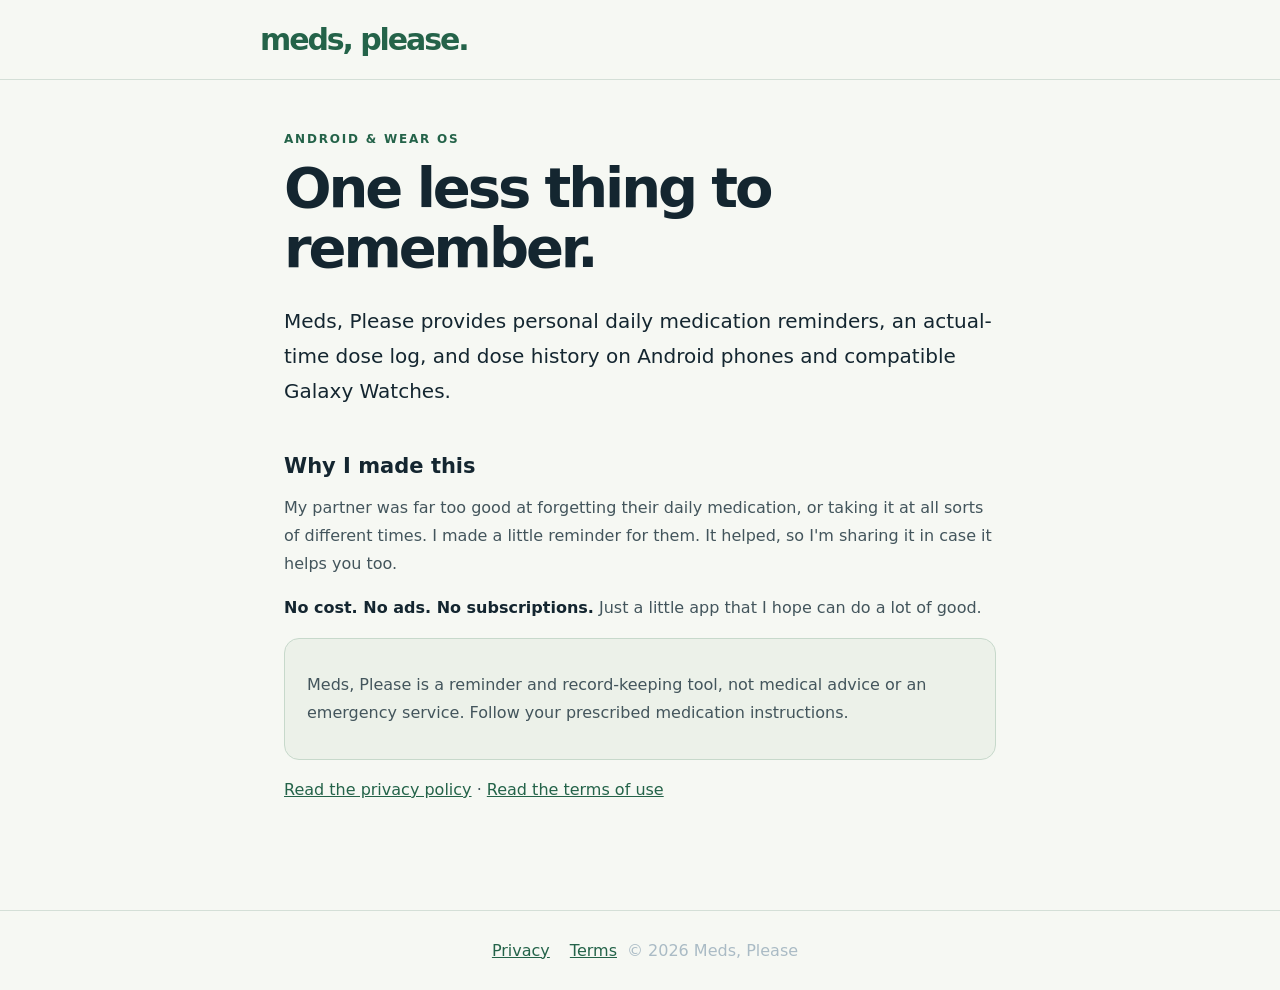
<file: index.html>
<!doctype html><html lang="en-GB"><head><meta charset="UTF-8"><meta name="viewport" content="width=device-width,initial-scale=1"><title>Meds, Please — Medication reminders</title><link rel="stylesheet" href="style.css"></head><body><header><a href="index.html">meds, please.</a></header><main><div class="eyebrow">Android &amp; Wear OS</div><h1>One less thing to remember.</h1><p class="lead">Meds, Please provides personal daily medication reminders, an actual-time dose log, and dose history on Android phones and compatible Galaxy Watches.</p><h2>Why I made this</h2><p>My partner was far too good at forgetting their daily medication, or taking it at all sorts of different times. I made a little reminder for them. It helped, so I'm sharing it in case it helps you too.</p><p><strong>No cost. No ads. No subscriptions.</strong> Just a little app that I hope can do a lot of good.</p><div class="callout"><p>Meds, Please is a reminder and record-keeping tool, not medical advice or an emergency service. Follow your prescribed medication instructions.</p></div><p><a href="privacy.html">Read the privacy policy</a> · <a href="terms.html">Read the terms of use</a></p></main><footer><a href="privacy.html">Privacy</a><a href="terms.html">Terms</a><span>© 2026 Meds, Please</span></footer></body></html>
</file>
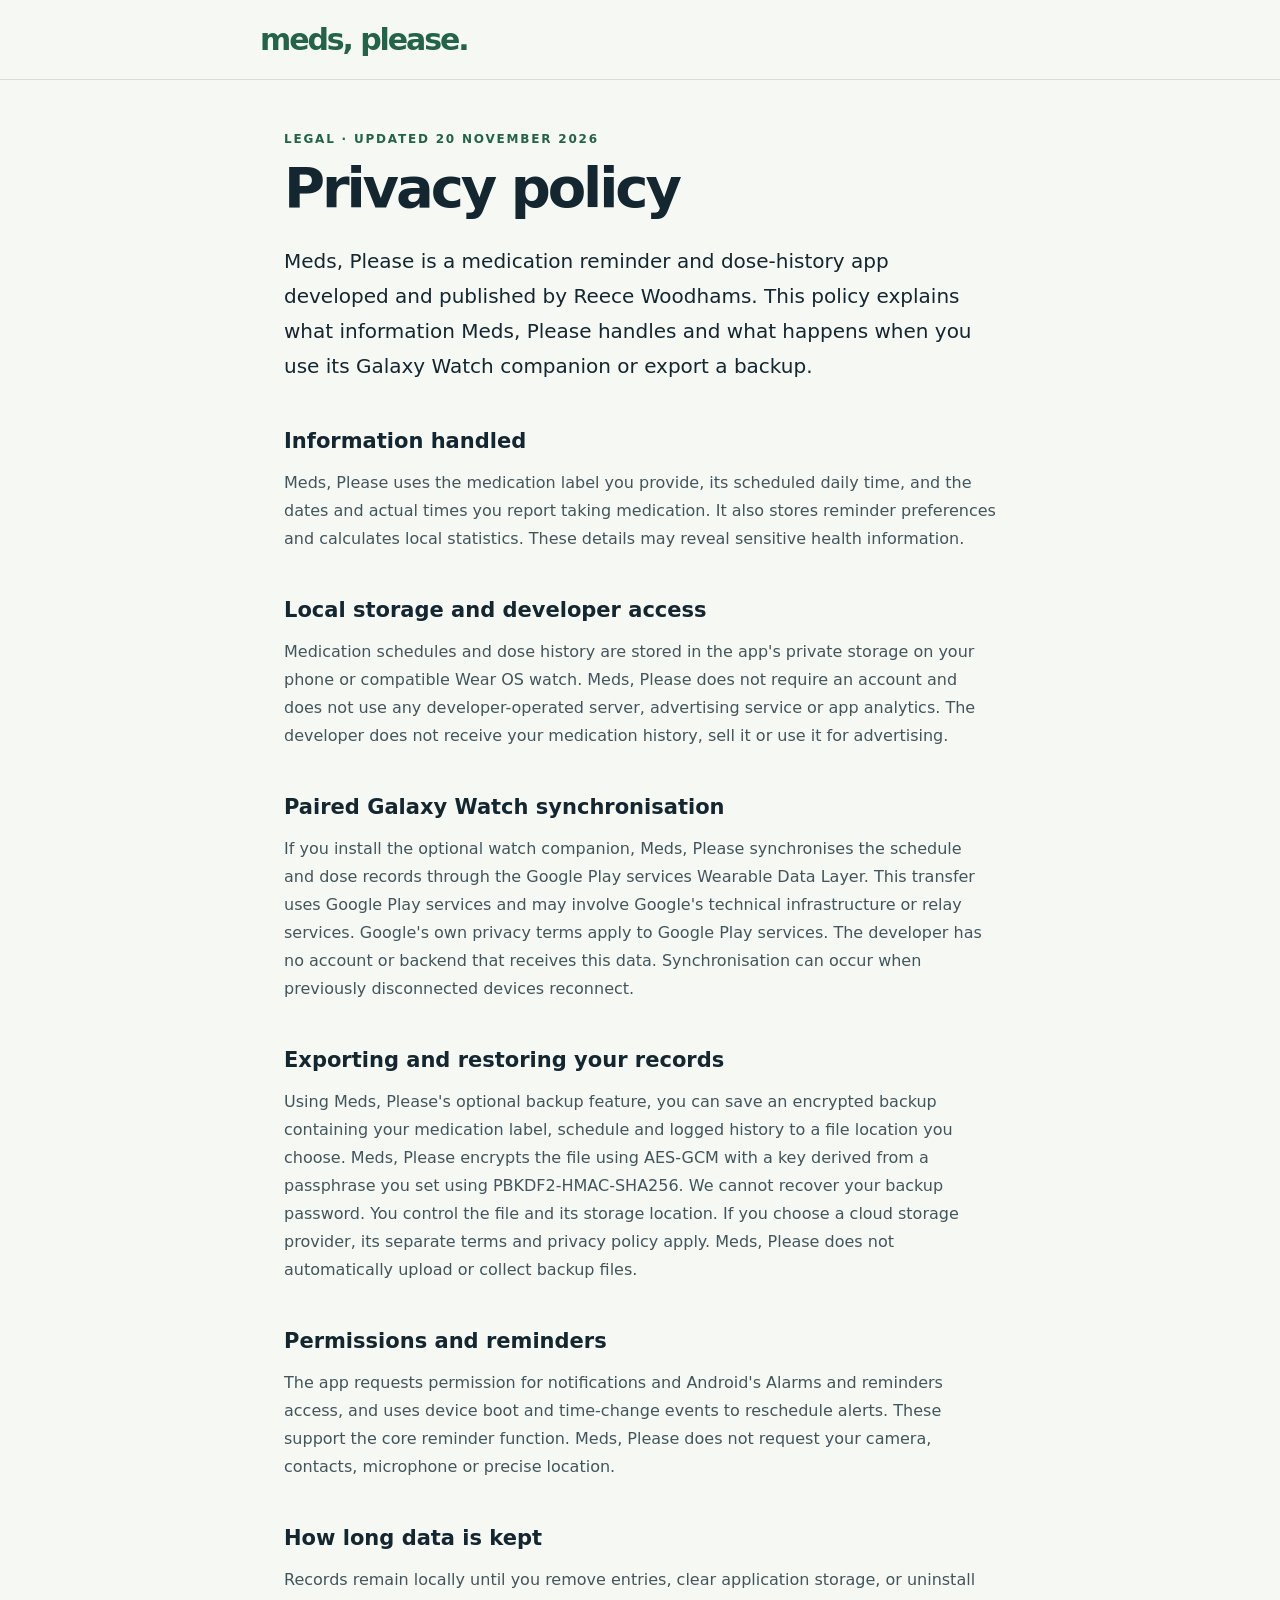
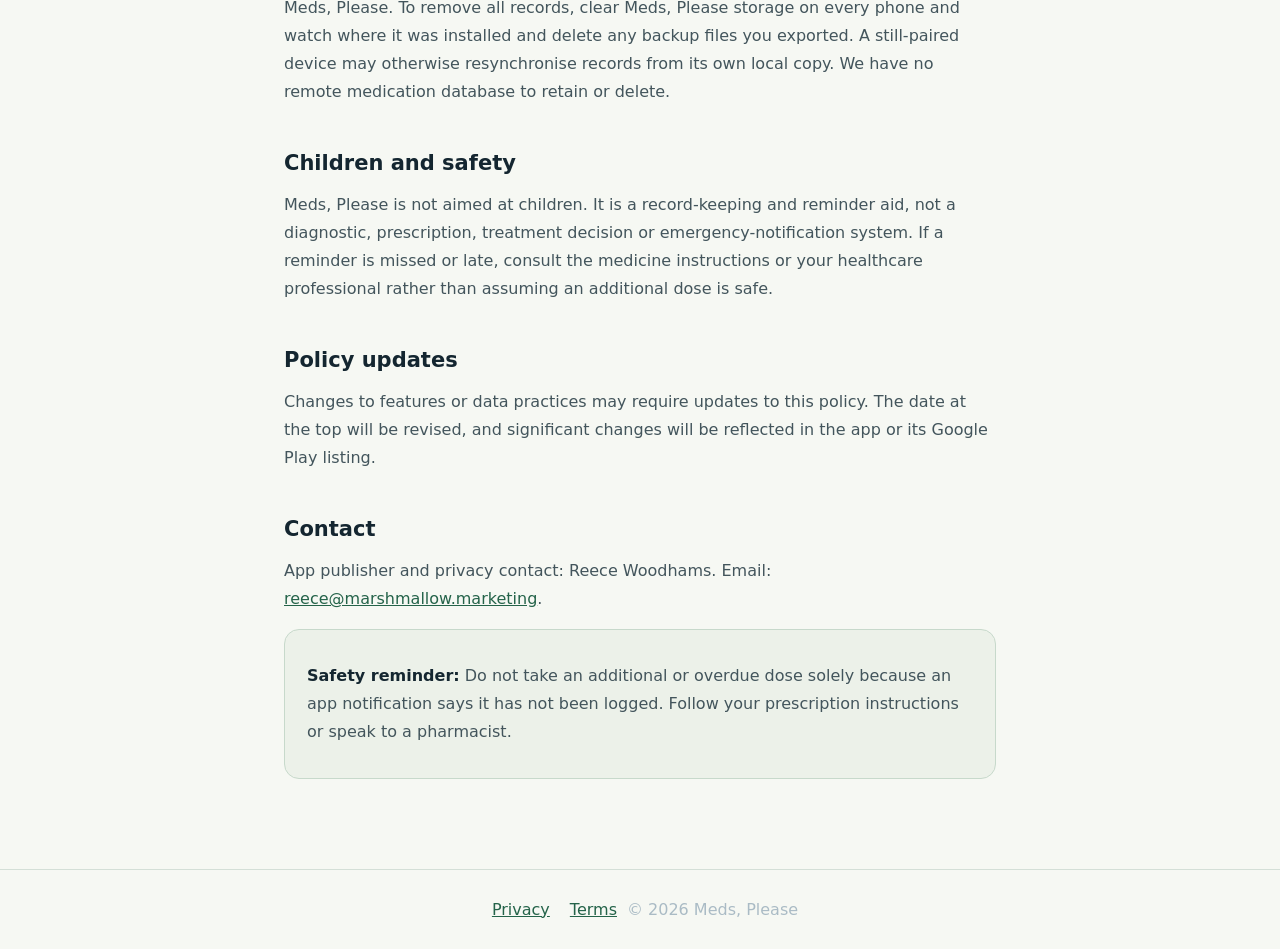
<file: privacy.html>
<!doctype html><html lang="en-GB"><head><meta charset="UTF-8"><meta name="viewport" content="width=device-width,initial-scale=1"><meta name="description" content="Privacy policy for Meds, Please medication reminders."><title>Privacy policy — Meds, Please</title><link rel="stylesheet" href="style.css"></head><body><header><a href="index.html">meds, please.</a></header><main><div class="eyebrow">Legal · Updated 20 November 2026</div><h1>Privacy policy</h1><p class="lead">Meds, Please is a medication reminder and dose-history app developed and published by Reece Woodhams. This policy explains what information Meds, Please handles and what happens when you use its Galaxy Watch companion or export a backup.</p>
<h2>Information handled</h2><p>Meds, Please uses the medication label you provide, its scheduled daily time, and the dates and actual times you report taking medication. It also stores reminder preferences and calculates local statistics. These details may reveal sensitive health information.</p>
<h2>Local storage and developer access</h2><p>Medication schedules and dose history are stored in the app's private storage on your phone or compatible Wear OS watch. Meds, Please does not require an account and does not use any developer-operated server, advertising service or app analytics. The developer does not receive your medication history, sell it or use it for advertising.</p>
<h2>Paired Galaxy Watch synchronisation</h2><p>If you install the optional watch companion, Meds, Please synchronises the schedule and dose records through the Google Play services Wearable Data Layer. This transfer uses Google Play services and may involve Google's technical infrastructure or relay services. Google's own privacy terms apply to Google Play services. The developer has no account or backend that receives this data. Synchronisation can occur when previously disconnected devices reconnect.</p>
<h2>Exporting and restoring your records</h2><p>Using Meds, Please's optional backup feature, you can save an encrypted backup containing your medication label, schedule and logged history to a file location you choose. Meds, Please encrypts the file using AES-GCM with a key derived from a passphrase you set using PBKDF2-HMAC-SHA256. We cannot recover your backup password. You control the file and its storage location. If you choose a cloud storage provider, its separate terms and privacy policy apply. Meds, Please does not automatically upload or collect backup files.</p>
<h2>Permissions and reminders</h2><p>The app requests permission for notifications and Android's Alarms and reminders access, and uses device boot and time-change events to reschedule alerts. These support the core reminder function. Meds, Please does not request your camera, contacts, microphone or precise location.</p>
<h2>How long data is kept</h2><p>Records remain locally until you remove entries, clear application storage, or uninstall Meds, Please. To remove all records, clear Meds, Please storage on every phone and watch where it was installed and delete any backup files you exported. A still-paired device may otherwise resynchronise records from its own local copy. We have no remote medication database to retain or delete.</p>
<h2>Children and safety</h2><p>Meds, Please is not aimed at children. It is a record-keeping and reminder aid, not a diagnostic, prescription, treatment decision or emergency-notification system. If a reminder is missed or late, consult the medicine instructions or your healthcare professional rather than assuming an additional dose is safe.</p>
<h2>Policy updates</h2><p>Changes to features or data practices may require updates to this policy. The date at the top will be revised, and significant changes will be reflected in the app or its Google Play listing.</p>
<h2>Contact</h2><p>App publisher and privacy contact: Reece Woodhams. Email: <a href="mailto:reece@marshmallow.marketing">reece@marshmallow.marketing</a>.</p>
<div class="callout"><p><strong>Safety reminder:</strong> Do not take an additional or overdue dose solely because an app notification says it has not been logged. Follow your prescription instructions or speak to a pharmacist.</p></div>
</main><footer><a href="privacy.html">Privacy</a><a href="terms.html">Terms</a>© 2026 Meds, Please</footer></body></html>
</file>
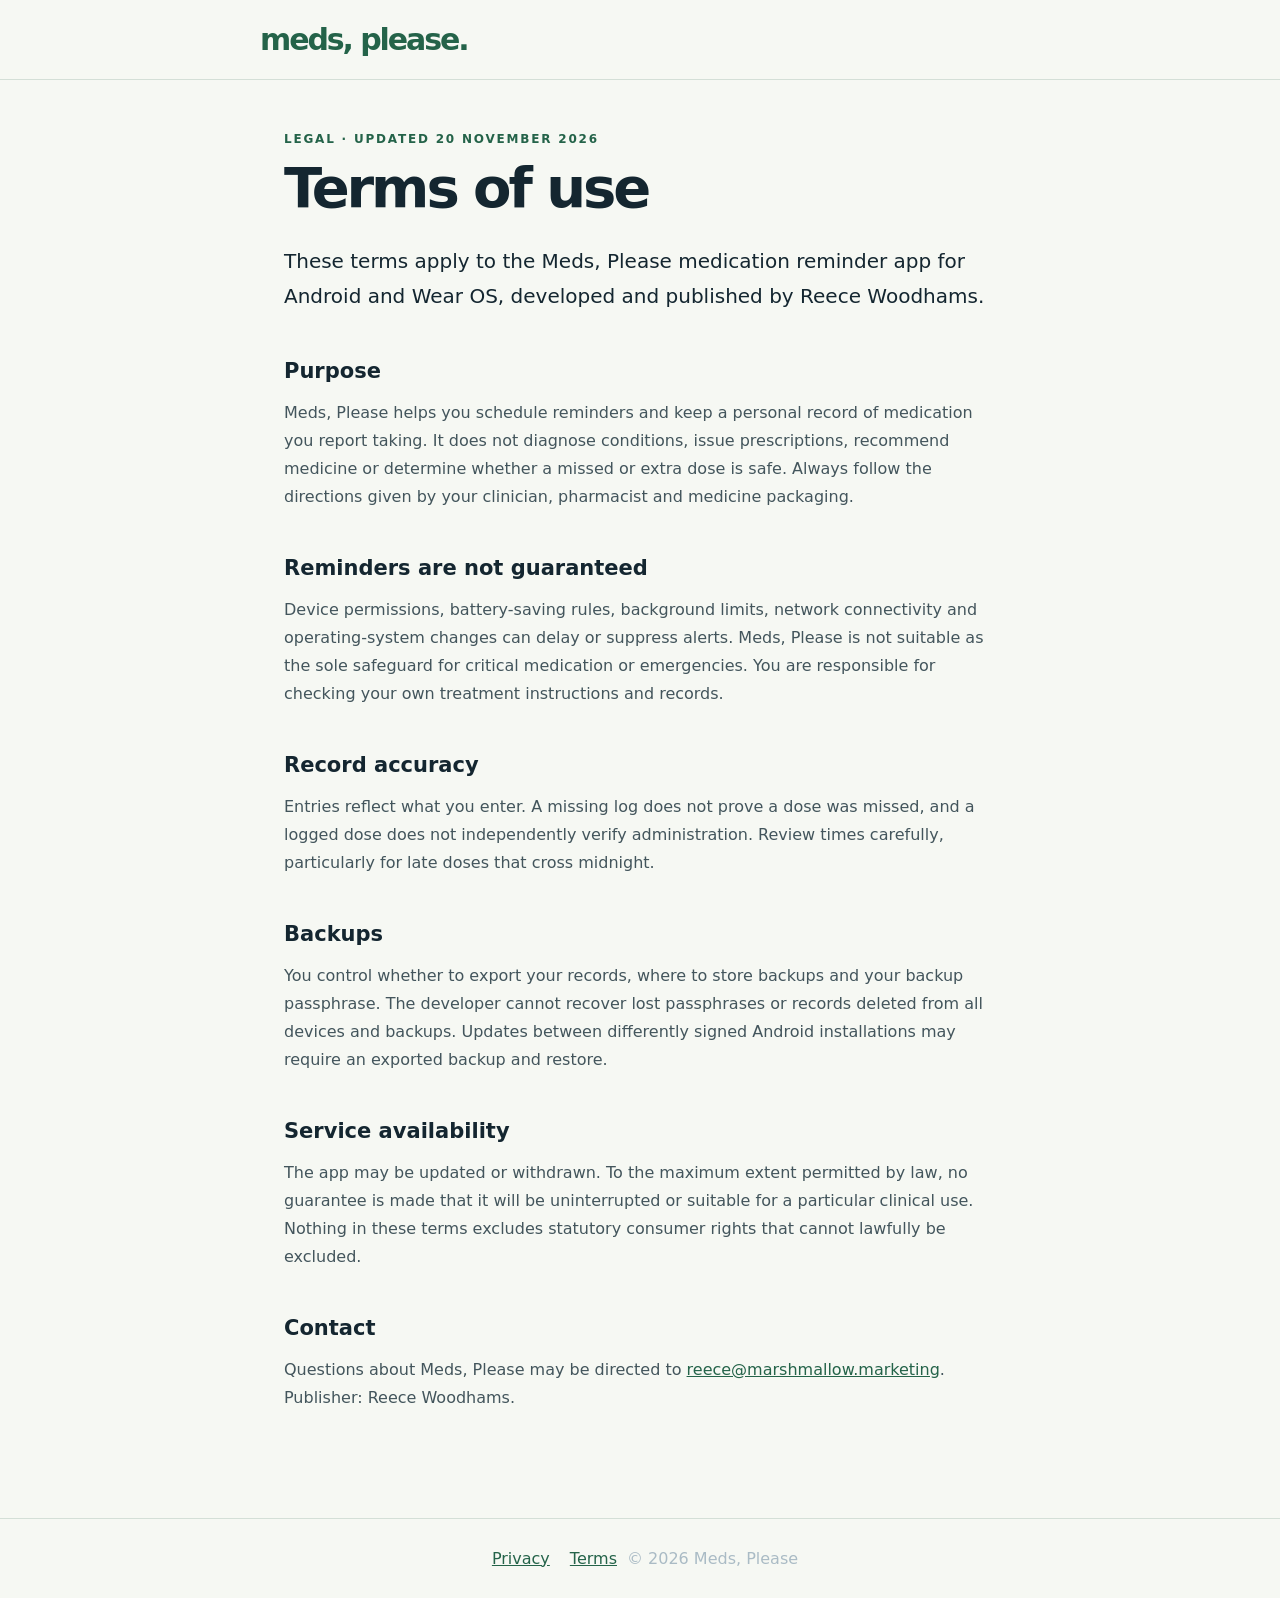
<file: terms.html>
<!doctype html><html lang="en-GB"><head><meta charset="UTF-8"><meta name="viewport" content="width=device-width,initial-scale=1"><meta name="description" content="Terms of use for Meds, Please medication reminders."><title>Terms of use — Meds, Please</title><link rel="stylesheet" href="style.css"></head><body><header><a href="index.html">meds, please.</a></header><main><div class="eyebrow">Legal · Updated 20 November 2026</div><h1>Terms of use</h1><p class="lead">These terms apply to the Meds, Please medication reminder app for Android and Wear OS, developed and published by Reece Woodhams.</p><h2>Purpose</h2><p>Meds, Please helps you schedule reminders and keep a personal record of medication you report taking. It does not diagnose conditions, issue prescriptions, recommend medicine or determine whether a missed or extra dose is safe. Always follow the directions given by your clinician, pharmacist and medicine packaging.</p><h2>Reminders are not guaranteed</h2><p>Device permissions, battery-saving rules, background limits, network connectivity and operating-system changes can delay or suppress alerts. Meds, Please is not suitable as the sole safeguard for critical medication or emergencies. You are responsible for checking your own treatment instructions and records.</p><h2>Record accuracy</h2><p>Entries reflect what you enter. A missing log does not prove a dose was missed, and a logged dose does not independently verify administration. Review times carefully, particularly for late doses that cross midnight.</p><h2>Backups</h2><p>You control whether to export your records, where to store backups and your backup passphrase. The developer cannot recover lost passphrases or records deleted from all devices and backups. Updates between differently signed Android installations may require an exported backup and restore.</p><h2>Service availability</h2><p>The app may be updated or withdrawn. To the maximum extent permitted by law, no guarantee is made that it will be uninterrupted or suitable for a particular clinical use. Nothing in these terms excludes statutory consumer rights that cannot lawfully be excluded.</p><h2>Contact</h2><p>Questions about Meds, Please may be directed to <a href="mailto:reece@marshmallow.marketing">reece@marshmallow.marketing</a>. Publisher: Reece Woodhams.</p></main><footer><a href="privacy.html">Privacy</a><a href="terms.html">Terms</a>© 2026 Meds, Please</footer></body></html>
</file>
<file: style.css>
*{box-sizing:border-box}body{margin:0;background:#101721;color:#f1f6ed;font-family:system-ui,-apple-system,"Segoe UI",sans-serif}header{border-bottom:1px solid #3b4b57;padding:22px max(24px,calc((100vw - 760px)/2))}header a{text-decoration:none;font-size:30px;font-weight:850;letter-spacing:-.07em}main{max-width:760px;margin:auto;padding:52px 24px 90px}h1{font-size:clamp(38px,6vw,56px);letter-spacing:-.055em;line-height:1.07;margin:12px 0 26px}h2{font-size:21px;margin:45px 0 12px}p,li{color:#d0d9de;line-height:1.75;font-size:16px}a{color:#d9ffb6}.eyebrow{color:#d9ffb6;letter-spacing:.15em;font-size:12px;text-transform:uppercase;font-weight:700}.lead{font-size:20px;color:#fff}.callout{border:1px solid #4a5a64;background:#1c2a34;padding:16px 22px;border-radius:15px}footer{border-top:1px solid #3b4b57;text-align:center;padding:30px;color:#aabbc5}footer a{padding:10px}strong{color:#fff}@media(prefers-color-scheme:light){body{background:#f6f8f3;color:#142630}header,footer{border-color:#d4dfd7}a,.eyebrow{color:#246349}p,li{color:#43555c}.lead,strong{color:#142630}.callout{background:#ecf1e9;border-color:#c7d9cb}}
</file>
